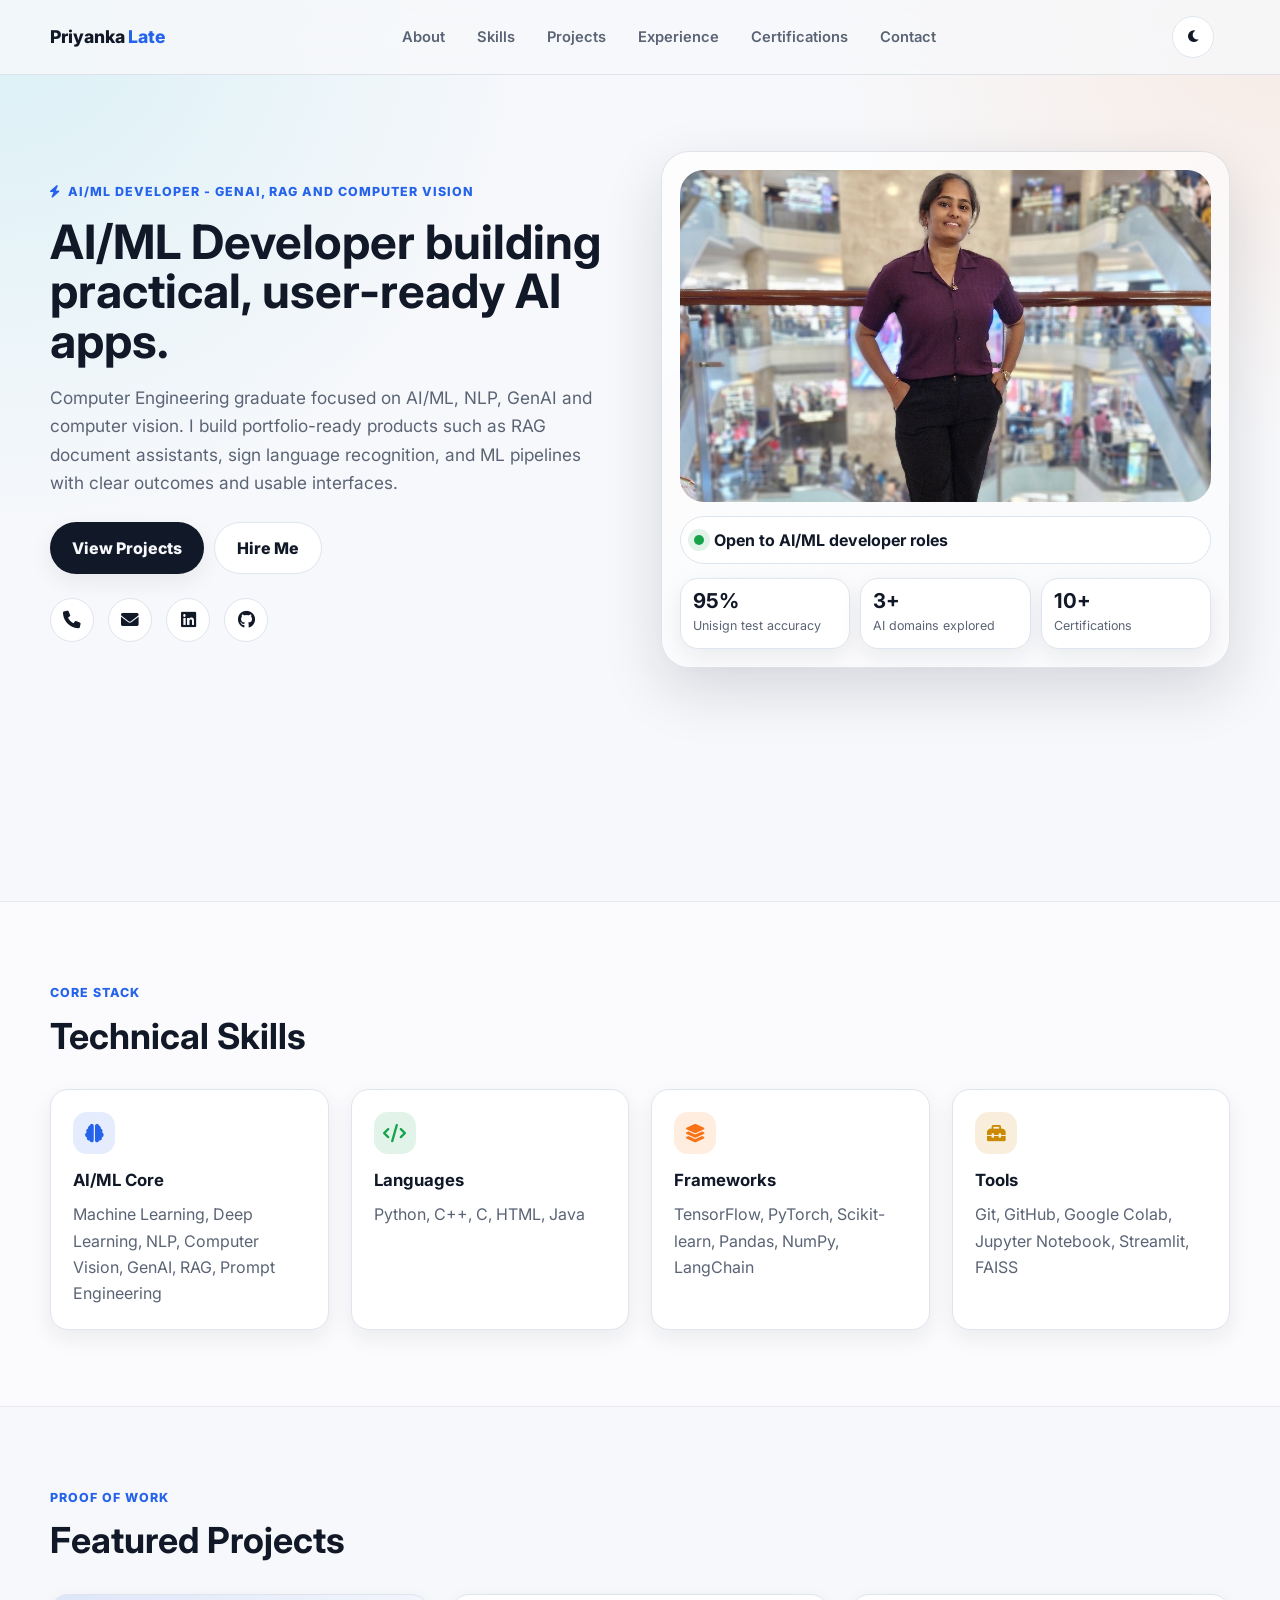
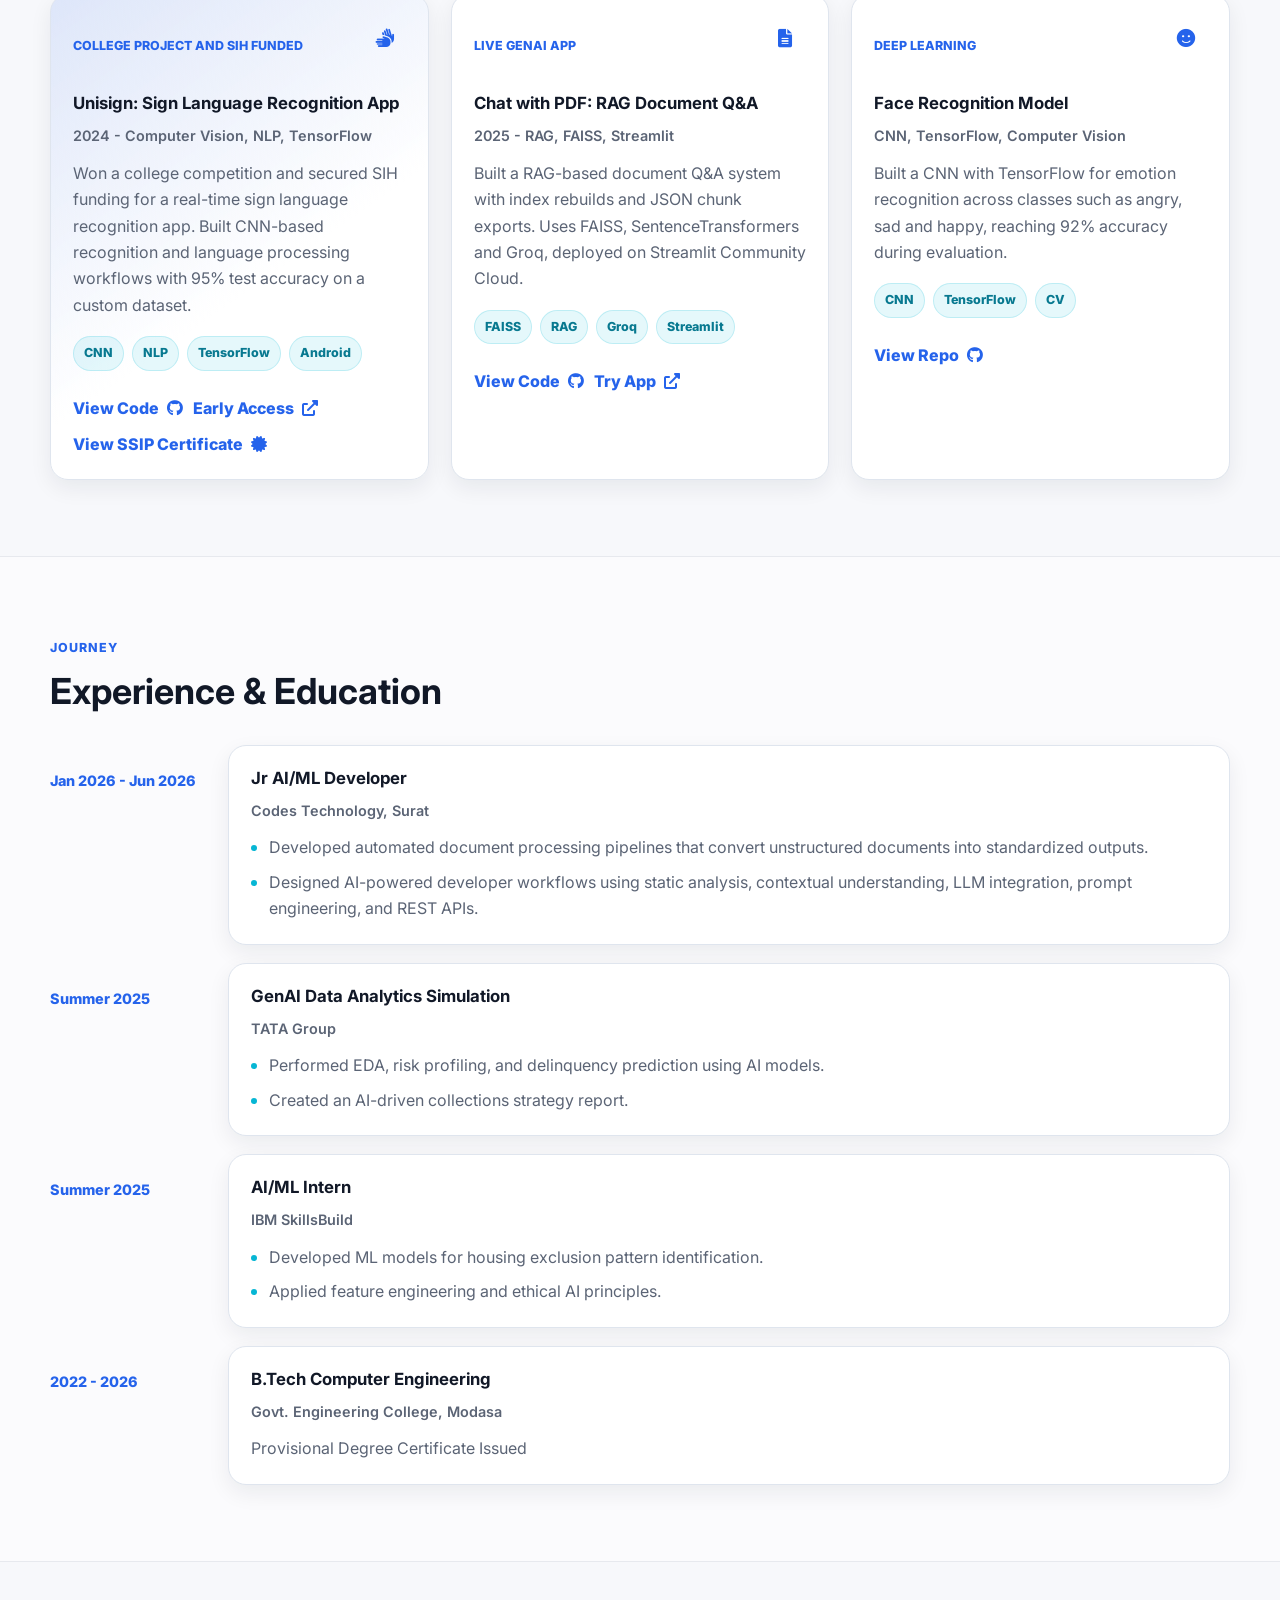
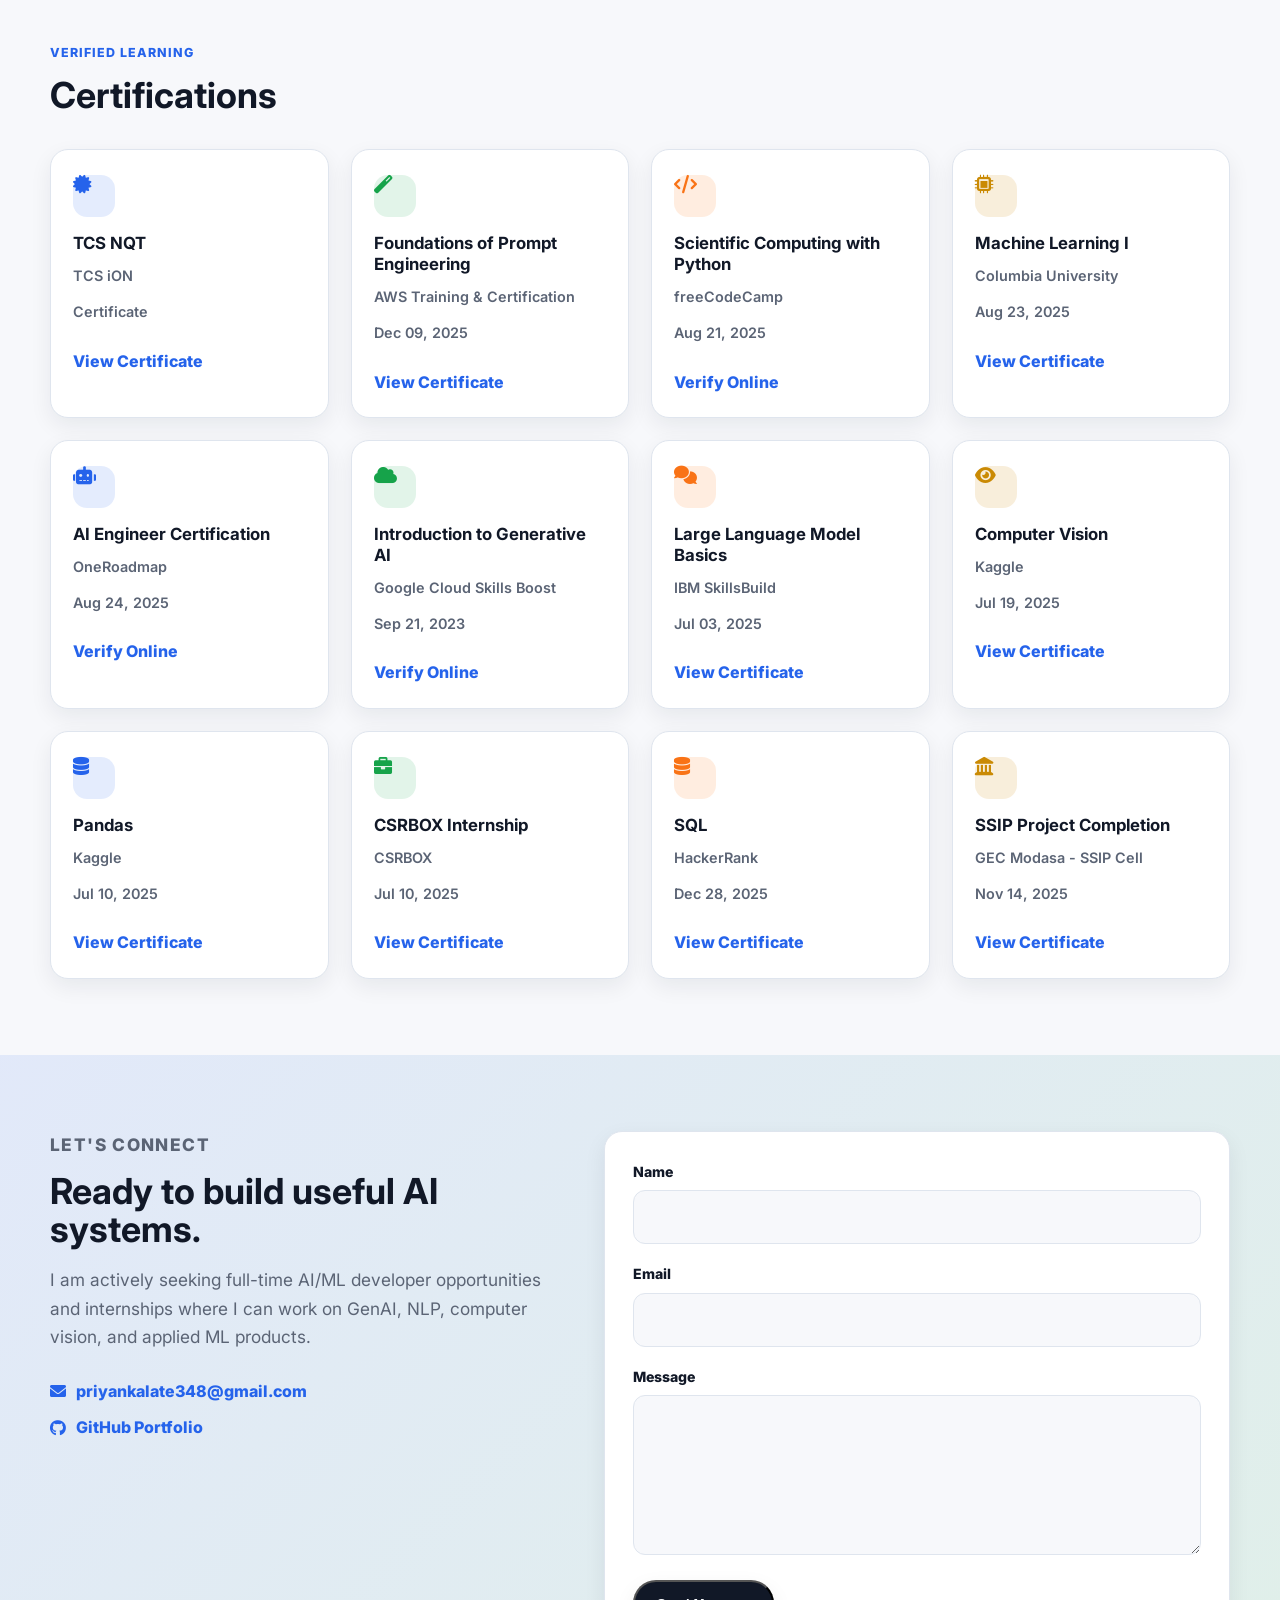
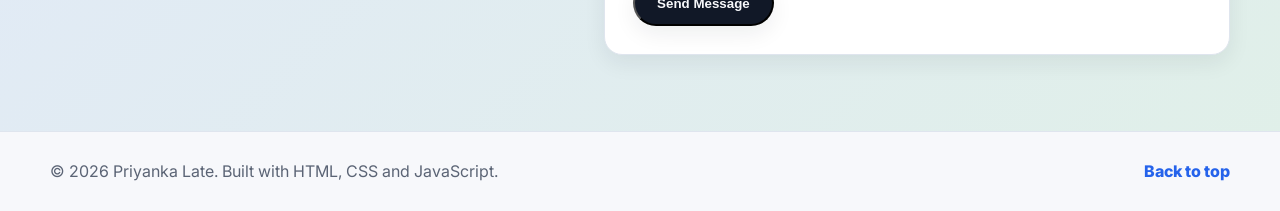
<file: index.html>
<!DOCTYPE html>
<html lang="en">
<head>
    <meta charset="UTF-8">
    <meta name="viewport" content="width=device-width, initial-scale=1.0">
    <title>Priyanka Late - AI/ML Developer Portfolio</title>
    <meta name="description" content="Portfolio of Priyanka Late, an AI/ML developer building GenAI, RAG, NLP, and computer vision projects.">
    <link rel="stylesheet" href="style.css">
    <link rel="preconnect" href="https://fonts.googleapis.com">
    <link rel="preconnect" href="https://fonts.gstatic.com" crossorigin>
    <link href="https://fonts.googleapis.com/css2?family=Inter:wght@400;500;600;700;800&display=swap" rel="stylesheet">
    <link rel="stylesheet" href="https://cdnjs.cloudflare.com/ajax/libs/font-awesome/6.0.0-beta3/css/all.min.css">
</head>
<body>
    <header>
        <div class="container nav-container">
            <a class="brand" href="#about" aria-label="Priyanka Late home">Priyanka<span>Late</span></a>
            <button class="menu-toggle" type="button" aria-label="Toggle navigation" aria-expanded="false">
                <i class="fas fa-bars"></i>
            </button>
            <nav id="site-nav">
                <a href="#about">About</a>
                <a href="#skills">Skills</a>
                <a href="#projects">Projects</a>
                <a href="#experience">Experience</a>
                <a href="#certifications">Certifications</a>
                <a href="#contact">Contact</a>
            </nav>
            <button id="dark-mode-toggle" class="toggle-btn" aria-label="Toggle dark mode">
                <i class="fas fa-moon"></i>
            </button>
        </div>
    </header>

    <main>
        <section id="about" class="hero section-padding">
            <div class="container hero-grid">
                <div class="hero-content">
                    <p class="eyebrow"><i class="fas fa-bolt"></i> AI/ML Developer - GenAI, RAG and Computer Vision</p>
                    <h1>AI/ML Developer building practical, user-ready AI apps.</h1>
                    <p class="summary">
                        Computer Engineering graduate focused on AI/ML, NLP, GenAI and computer vision. I build portfolio-ready products such as RAG document assistants, sign language recognition, and ML pipelines with clear outcomes and usable interfaces.
                    </p>
                    <div class="hero-actions">
                        <a href="#projects" class="btn-primary">View Projects</a>
                        <a href="#contact" class="btn-secondary">Hire Me</a>
                    </div>
                    <div class="contact-links" aria-label="Contact links">
                        <a href="tel:+916351478897" aria-label="Phone"><i class="fas fa-phone"></i></a>
                        <a href="mailto:priyankalate348@gmail.com" aria-label="Email"><i class="fas fa-envelope"></i></a>
                        <a href="https://www.linkedin.com/in/priyanka-late-1264a4316/" target="_blank" rel="noopener" aria-label="LinkedIn"><i class="fab fa-linkedin"></i></a>
                        <a href="https://github.com/Priyanka777444" target="_blank" rel="noopener" aria-label="GitHub"><i class="fab fa-github"></i></a>
                    </div>
                </div>

                <aside class="hero-panel" aria-label="Portfolio highlights">
                    <div class="hero-image">
                        <img src="Profile1.jpg" alt="Priyanka Late">
                    </div>
                    <div class="status-card">
                        <span class="status-dot"></span>
                        Open to AI/ML developer roles
                    </div>
                    <div class="metrics-grid">
                        <div>
                            <strong>95%</strong>
                            <span>Unisign test accuracy</span>
                        </div>
                        <div>
                            <strong>3+</strong>
                            <span>AI domains explored</span>
                        </div>
                        <div>
                            <strong>10+</strong>
                            <span>Certifications</span>
                        </div>
                    </div>
                </aside>
            </div>
        </section>

        <section id="skills" class="section-padding background-alt">
            <div class="container">
                <div class="section-heading">
                    <p class="eyebrow">Core Stack</p>
                    <h2>Technical Skills</h2>
                </div>
                <div class="skills-grid">
                    <div class="skill-category accent-blue">
                        <i class="fas fa-brain"></i>
                        <h3>AI/ML Core</h3>
                        <p>Machine Learning, Deep Learning, NLP, Computer Vision, GenAI, RAG, Prompt Engineering</p>
                    </div>
                    <div class="skill-category accent-green">
                        <i class="fas fa-code"></i>
                        <h3>Languages</h3>
                        <p>Python, C++, C, HTML, Java</p>
                    </div>
                    <div class="skill-category accent-coral">
                        <i class="fas fa-layer-group"></i>
                        <h3>Frameworks</h3>
                        <p>TensorFlow, PyTorch, Scikit-learn, Pandas, NumPy, LangChain</p>
                    </div>
                    <div class="skill-category accent-gold">
                        <i class="fas fa-toolbox"></i>
                        <h3>Tools</h3>
                        <p>Git, GitHub, Google Colab, Jupyter Notebook, Streamlit, FAISS</p>
                    </div>
                </div>
            </div>
        </section>

        <section id="projects" class="section-padding">
            <div class="container">
                <div class="section-heading">
                    <p class="eyebrow">Proof of Work</p>
                    <h2>Featured Projects</h2>
                </div>
                <div class="project-grid">
                    <article class="project-card featured-project">
                        <div class="project-topline">
                            <span>College Project and SIH funded</span>
                            <i class="fas fa-hands"></i>
                        </div>
                        <h3>Unisign: Sign Language Recognition App</h3>
                        <p class="project-meta">2024 - Computer Vision, NLP, TensorFlow</p>
                        <p>Won a college competition and secured SIH funding for a real-time sign language recognition app. Built CNN-based recognition and language processing workflows with 95% test accuracy on a custom dataset.</p>
                        <div class="project-tech">
                            <span>CNN</span><span>NLP</span><span>TensorFlow</span><span>Android</span>
</div>
                        <div class="project-actions">
                            <a href="https://github.com/Priyanka777444/unisign-sign-language-recognition" target="_blank" rel="noopener" class="project-link">View Code <i class="fab fa-github"></i></a>
                            <a href="https://play.google.com/store/apps/details?id=com.unisign.app" target="_blank" rel="noopener" class="project-link">Early Access <i class="fas fa-external-link-alt"></i></a>
                            <a href="ssip-certificate.html" class="project-link">View SSIP Certificate <i class="fas fa-certificate"></i></a>
                        </div>
                    </article>

                    <article class="project-card">
                        <div class="project-topline">
                            <span>Live GenAI app</span>
                            <i class="fas fa-file-alt"></i>
                        </div>
                        <h3>Chat with PDF: RAG Document Q&A</h3>
                        <p class="project-meta">2025 - RAG, FAISS, Streamlit</p>
                        <p>Built a RAG-based document Q&A system with index rebuilds and JSON chunk exports. Uses FAISS, SentenceTransformers and Groq, deployed on Streamlit Community Cloud.</p>
                        <div class="project-tech">
                            <span>FAISS</span><span>RAG</span><span>Groq</span><span>Streamlit</span>
                        </div>
                        <div class="project-actions">
                            <a href="https://github.com/Priyanka777444/chat-with-pdf" target="_blank" rel="noopener" class="project-link">View Code <i class="fab fa-github"></i></a>
                            <a href="https://chat-with-pdf-kgryg7fexdbj3dl7o7jgq4.streamlit.app/" target="_blank" rel="noopener" class="project-link">Try App <i class="fas fa-external-link-alt"></i></a>
                        </div>
                    </article>

                    <article class="project-card">
                        <div class="project-topline">
                            <span>Deep learning</span>
                            <i class="fas fa-smile"></i>
                        </div>
                        <h3>Face Recognition Model</h3>
                        <p class="project-meta">CNN, TensorFlow, Computer Vision</p>
                        <p>Built a CNN with TensorFlow for emotion recognition across classes such as angry, sad and happy, reaching 92% accuracy during evaluation.</p>
                        <div class="project-tech">
                            <span>CNN</span><span>TensorFlow</span><span>CV</span>
                        </div>
                        <div class="project-actions">
                            <a href="https://github.com/Priyanka777444/Face-recognition" target="_blank" rel="noopener" class="project-link">View Repo <i class="fab fa-github"></i></a>
                        </div>
                    </article>
                </div>
            </div>
        </section>

        <section id="experience" class="section-padding background-alt">
            <div class="container">
                <div class="section-heading">
                    <p class="eyebrow">Journey</p>
                    <h2>Experience & Education</h2>
                </div>
                <div class="timeline">
                    <article class="timeline-item">
                        <div class="timeline-date">Jan 2026 - Jun 2026</div>
                        <div class="timeline-content">
                            <h3>Jr AI/ML Developer</h3>
                            <p class="company">Codes Technology, Surat</p>
                            <ul>
                                <li>Developed automated document processing pipelines that convert unstructured documents into standardized outputs.</li>
                                <li>Designed AI-powered developer workflows using static analysis, contextual understanding, LLM integration, prompt engineering, and REST APIs.</li>
                            </ul>
                        </div>
                    </article>

                    <article class="timeline-item">
                        <div class="timeline-date">Summer 2025</div>
                        <div class="timeline-content">
                            <h3>GenAI Data Analytics Simulation</h3>
                            <p class="company">TATA Group</p>
                            <ul>
                                <li>Performed EDA, risk profiling, and delinquency prediction using AI models.</li>
                                <li>Created an AI-driven collections strategy report.</li>
                            </ul>
                        </div>
                    </article>

                    <article class="timeline-item">
                        <div class="timeline-date">Summer 2025</div>
                        <div class="timeline-content">
                            <h3>AI/ML Intern</h3>
                            <p class="company">IBM SkillsBuild</p>
                            <ul>
                                <li>Developed ML models for housing exclusion pattern identification.</li>
                                <li>Applied feature engineering and ethical AI principles.</li>
                            </ul>
                        </div>
                    </article>

                    <article class="timeline-item">
                        <div class="timeline-date">2022 - 2026</div>
                        <div class="timeline-content">
                            <h3>B.Tech Computer Engineering</h3>
                            <p class="company">Govt. Engineering College, Modasa</p>
                            <p class="note">Provisional Degree Certificate Issued</p>
                        </div>
                    </article>
                </div>
            </div>
        </section>

        <section id="certifications" class="section-padding">
            <div class="container">
                <div class="section-heading">
                    <p class="eyebrow">Verified Learning</p>
                    <h2>Certifications</h2>
                </div>
                <div class="cert-grid">
                    <article class="cert-card">
                        <i class="fas fa-certificate cert-icon"></i>
                        <h3>TCS NQT</h3>
                        <p class="issuer">TCS iON</p>
                        <p class="date">Certificate</p>
                        <a href="certificates/TCS-NQT.pdf" target="_blank" class="project-link">View Certificate</a>
                    </article>

                    <article class="cert-card">
                        <i class="fas fa-magic cert-icon"></i>
                        <h3>Foundations of Prompt Engineering</h3>
                        <p class="issuer">AWS Training & Certification</p>
                        <p class="date">Dec 09, 2025</p>
                        <a href="certificates/AWSPrompt.pdf" target="_blank" class="project-link">View Certificate</a>
                    </article>

                    <article class="cert-card">
                        <i class="fas fa-code cert-icon"></i>
                        <h3>Scientific Computing with Python</h3>
                        <p class="issuer">freeCodeCamp</p>
                        <p class="date">Aug 21, 2025</p>
                        <a href="https://freecodecamp.org/certification/priyankasl/scientific-computing-with-python-v7" target="_blank" rel="noopener" class="project-link">Verify Online</a>
                    </article>

                    <article class="cert-card">
                        <i class="fas fa-microchip cert-icon"></i>
                        <h3>Machine Learning I</h3>
                        <p class="issuer">Columbia University</p>
                        <p class="date">Aug 23, 2025</p>
                        <a href="certificates/C_ML-1.pdf" target="_blank" class="project-link">View Certificate</a>
                    </article>

                    <article class="cert-card">
                        <i class="fas fa-robot cert-icon"></i>
                        <h3>AI Engineer Certification</h3>
                        <p class="issuer">OneRoadmap</p>
                        <p class="date">Aug 24, 2025</p>
                        <a href="https://oneroadmap.io/skills/ai/certificate/CERT-CE7ABFFA" target="_blank" rel="noopener" class="project-link">Verify Online</a>
                    </article>

                    <article class="cert-card">
                        <i class="fas fa-cloud cert-icon"></i>
                        <h3>Introduction to Generative AI</h3>
                        <p class="issuer">Google Cloud Skills Boost</p>
                        <p class="date">Sep 21, 2023</p>
                        <a href="https://www.cloudskillsboost.google/public_profiles/ef59e664-f978-4bc6-b9cb-c8c8e4df4a3b" target="_blank" rel="noopener" class="project-link">Verify Online</a>
                    </article>

                    <article class="cert-card">
                        <i class="fas fa-comments cert-icon"></i>
                        <h3>Large Language Model Basics</h3>
                        <p class="issuer">IBM SkillsBuild</p>
                        <p class="date">Jul 03, 2025</p>
                        <a href="certificates/LLM.certy.pdf" target="_blank" class="project-link">View Certificate</a>
                    </article>

                    <article class="cert-card">
                        <i class="fas fa-eye cert-icon"></i>
                        <h3>Computer Vision</h3>
                        <p class="issuer">Kaggle</p>
                        <p class="date">Jul 19, 2025</p>
                        <a href="certificates/PRIYANKA LATE - Computer Vision.png" target="_blank" class="project-link">View Certificate</a>
                    </article>

                    <article class="cert-card">
                        <i class="fas fa-database cert-icon"></i>
                        <h3>Pandas</h3>
                        <p class="issuer">Kaggle</p>
                        <p class="date">Jul 10, 2025</p>
                        <a href="certificates/Pandas.pdf" target="_blank" class="project-link">View Certificate</a>
                    </article>

                    <article class="cert-card">
                        <i class="fas fa-briefcase cert-icon"></i>
                        <h3>CSRBOX Internship</h3>
                        <p class="issuer">CSRBOX</p>
                        <p class="date">Jul 10, 2025</p>
                        <a href="certificates/Priya Santosh Late.pdf" target="_blank" class="project-link">View Certificate</a>
                    </article>

                    <article class="cert-card">
                        <i class="fas fa-database cert-icon"></i>
                        <h3>SQL</h3>
                        <p class="issuer">HackerRank</p>
<p class="date">Dec 28, 2025</p>
                        <a href="certificates/sql_basic certificate.pdf" target="_blank" class="project-link">View Certificate</a>
                    </article>

                    <article class="cert-card">
                        <i class="fas fa-landmark cert-icon"></i>
                        <h3>SSIP Project Completion</h3>
                        <p class="issuer">GEC Modasa - SSIP Cell</p>
                        <p class="date">Nov 14, 2025</p>
                        <a href="ssip-certificate.html" class="project-link">View Certificate</a>
                    </article>
                </div>
            </div>
        </section>

        <section id="contact" class="section-padding contact-section">
            <div class="container contact-grid">
                <div>
                    <p class="eyebrow">Let's Connect</p>
                    <h2>Ready to build useful AI systems.</h2>
                    <p>I am actively seeking full-time AI/ML developer opportunities and internships where I can work on GenAI, NLP, computer vision, and applied ML products.</p>
                    <div class="contact-mini-links">
                        <a href="mailto:priyankalate348@gmail.com"><i class="fas fa-envelope"></i> priyankalate348@gmail.com</a>
                        <a href="https://github.com/Priyanka777444" target="_blank" rel="noopener"><i class="fab fa-github"></i> GitHub Portfolio</a>
                    </div>
                </div>

                <form action="https://formspree.io/f/xnneonzw" method="POST" class="contact-form">
                    <div class="form-group">
                        <label for="name">Name</label>
                        <input type="text" id="name" name="name" required>
                    </div>
                    <div class="form-group">
                        <label for="email">Email</label>
                        <input type="email" id="email" name="email" required>
                    </div>
                    <div class="form-group">
                        <label for="message">Message</label>
                        <textarea id="message" name="message" rows="5" required></textarea>
                    </div>
                    <button type="submit" class="btn-primary">Send Message</button>
                </form>
            </div>
        </section>
    </main>

    <footer>
        <div class="container footer-content">
            <p>&copy; 2026 Priyanka Late. Built with HTML, CSS and JavaScript.</p>
            <a href="#about">Back to top</a>
        </div>
    </footer>

    <script src="script.js"></script>
</body>
</html>
</file>
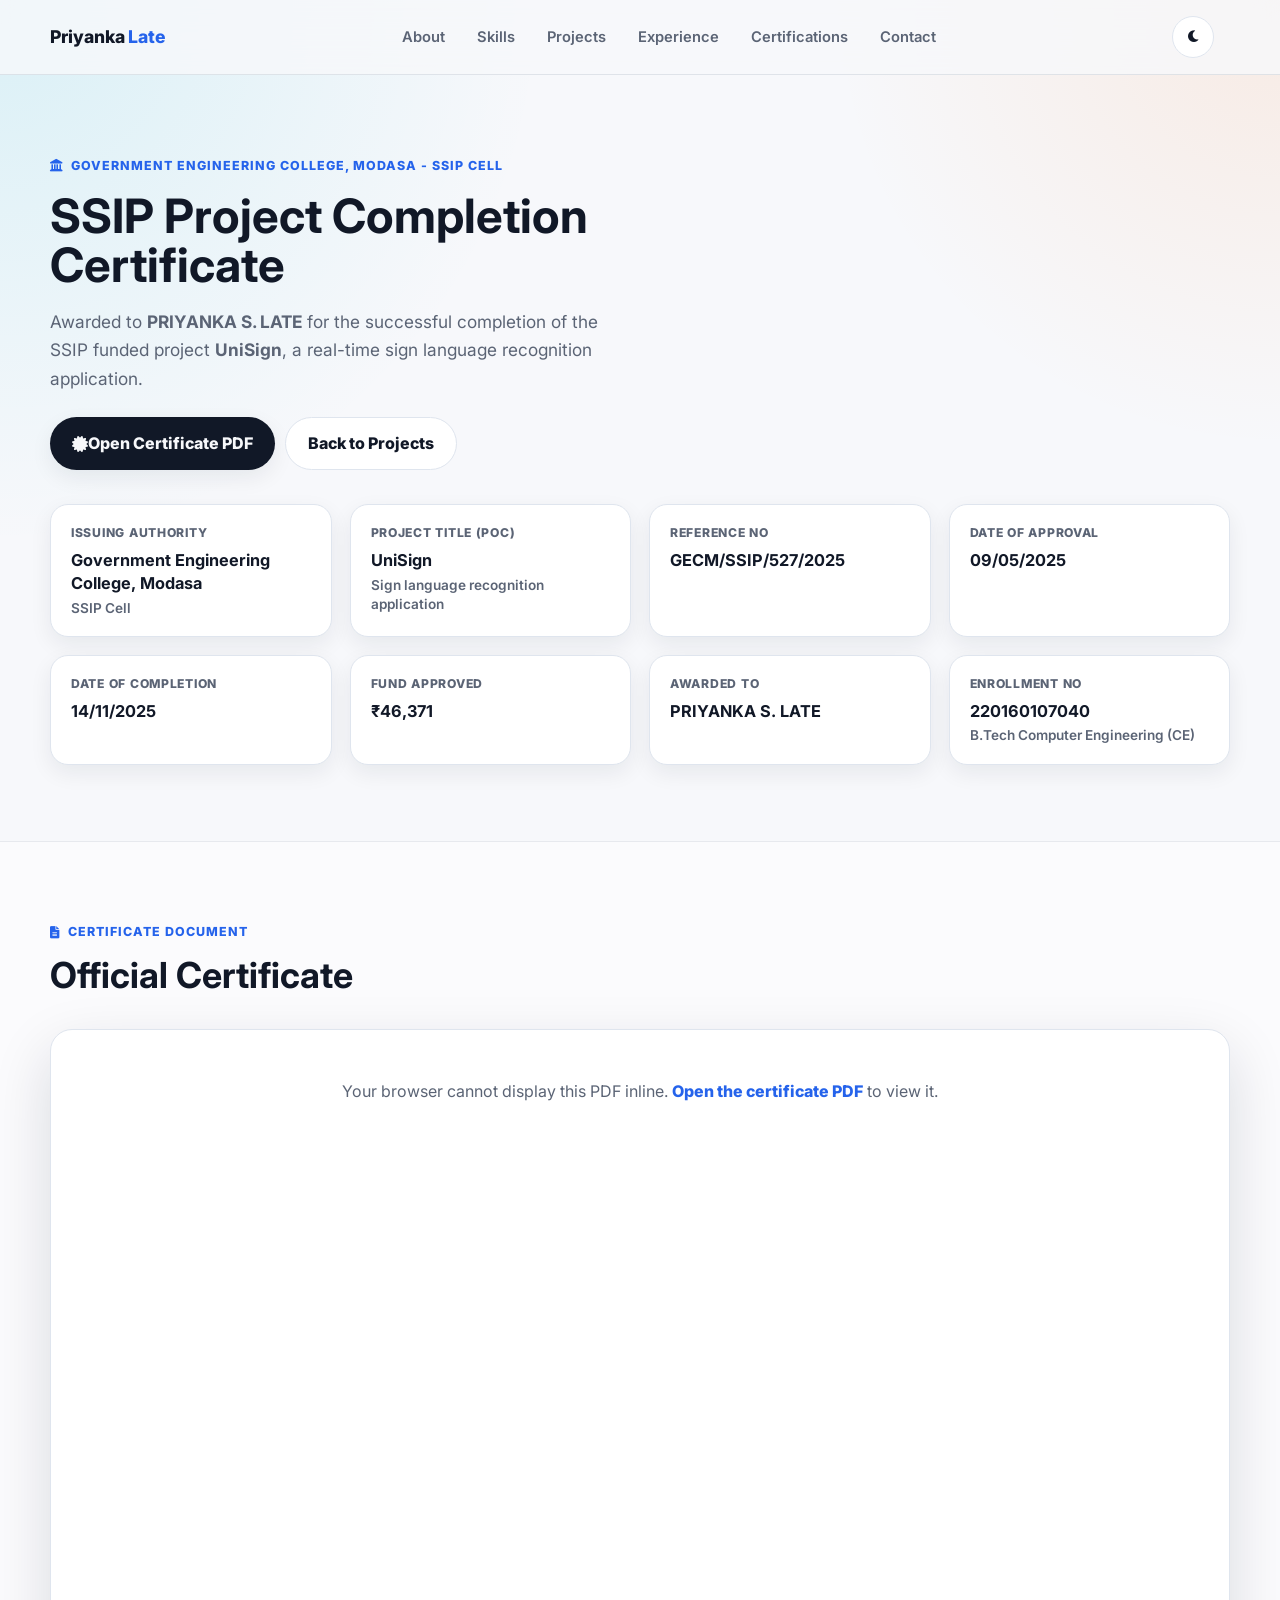
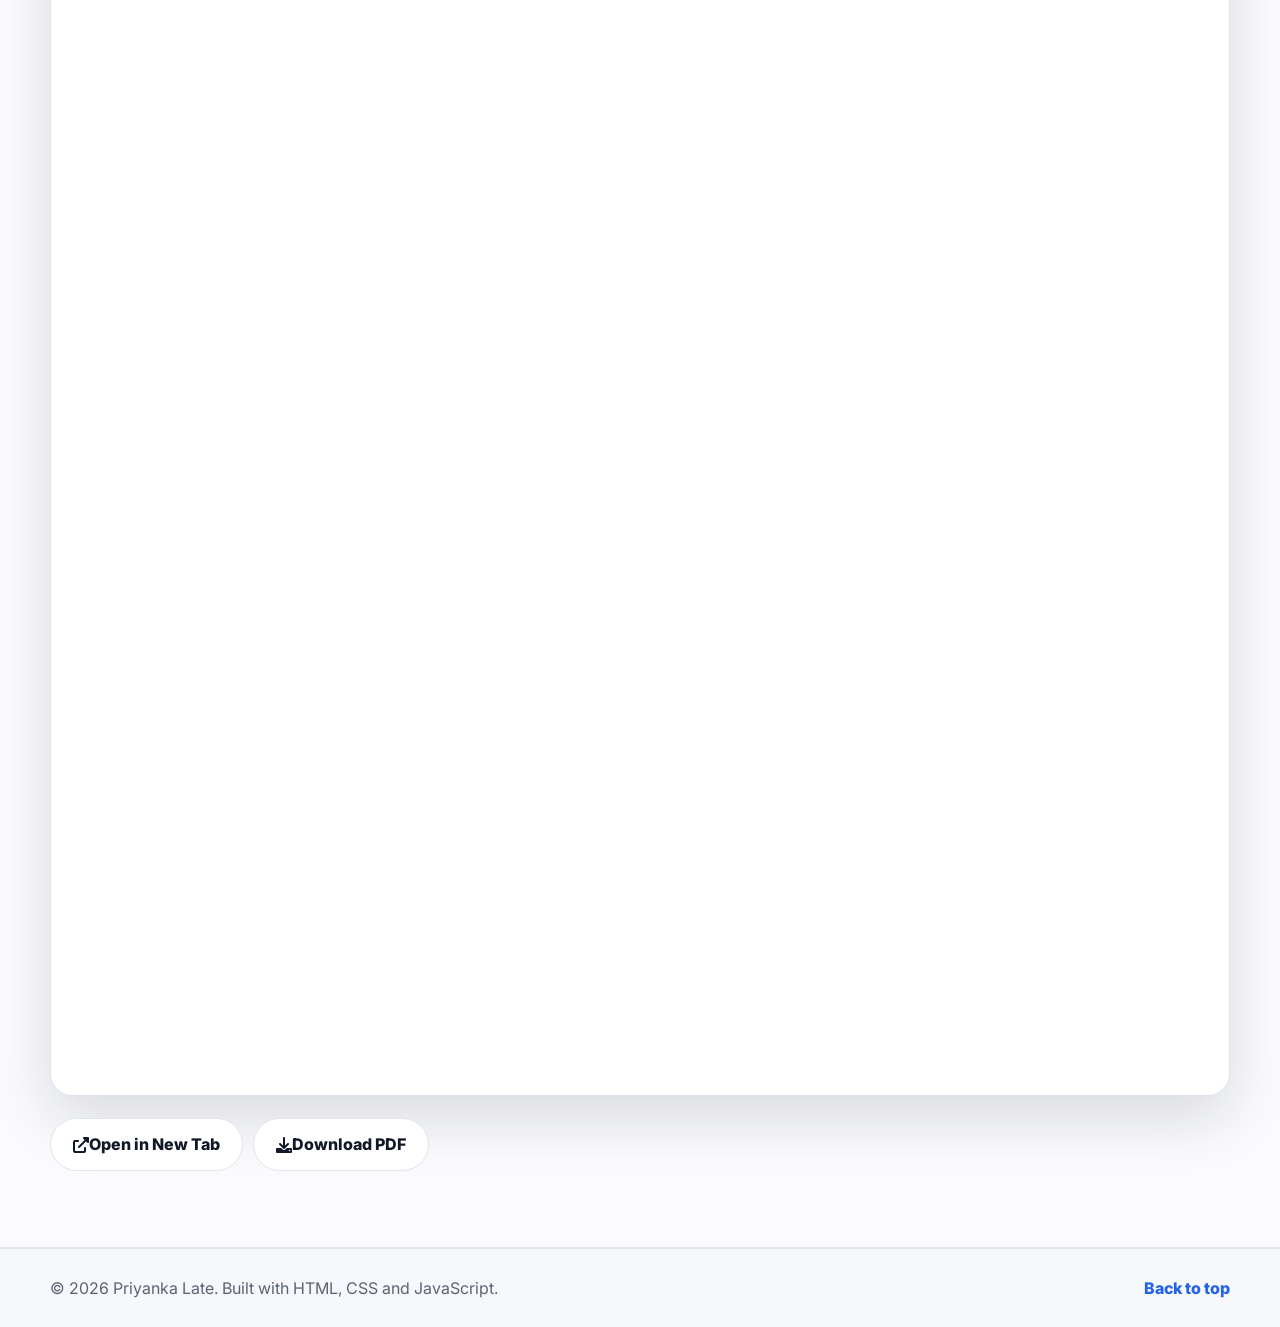
<file: ssip-certificate.html>
<!DOCTYPE html>
<html lang="en">
<head>
    <meta charset="UTF-8">
    <meta name="viewport" content="width=device-width, initial-scale=1.0">
    <title>SSIP Project Completion Certificate - Priyanka Late</title>
    <meta name="description" content="SSIP Project Completion Certificate for UniSign, awarded by the SSIP Cell at Government Engineering College, Modasa. Reference GECM/SSIP/527/2025.">
    <link rel="stylesheet" href="style.css">
    <link rel="preconnect" href="https://fonts.googleapis.com">
    <link rel="preconnect" href="https://fonts.gstatic.com" crossorigin>
    <link href="https://fonts.googleapis.com/css2?family=Inter:wght@400;500;600;700;800&display=swap" rel="stylesheet">
    <link rel="stylesheet" href="https://cdnjs.cloudflare.com/ajax/libs/font-awesome/6.0.0-beta3/css/all.min.css">
</head>
<body id="top">
    <header>
        <div class="container nav-container">
            <a class="brand" href="index.html#about" aria-label="Priyanka Late home">Priyanka<span>Late</span></a>
            <button class="menu-toggle" type="button" aria-label="Toggle navigation" aria-expanded="false">
                <i class="fas fa-bars"></i>
            </button>
            <nav id="site-nav">
                <a href="index.html#about">About</a>
                <a href="index.html#skills">Skills</a>
                <a href="index.html#projects">Projects</a>
                <a href="index.html#experience">Experience</a>
                <a href="index.html#certifications">Certifications</a>
                <a href="index.html#contact">Contact</a>
            </nav>
            <button id="dark-mode-toggle" class="toggle-btn" aria-label="Toggle dark mode">
                <i class="fas fa-moon"></i>
            </button>
        </div>
    </header>

    <main>
        <section class="section-padding">
            <div class="container">
                <div class="section-heading">
                    <p class="eyebrow"><i class="fas fa-landmark"></i> Government Engineering College, Modasa - SSIP Cell</p>
                    <h1>SSIP Project Completion Certificate</h1>
                    <p class="summary">
                        Awarded to <strong>PRIYANKA S. LATE</strong> for the successful completion of the SSIP funded
                        project <strong>UniSign</strong>, a real-time sign language recognition application.
                    </p>
                    <div class="hero-actions">
                        <a href="certificates/SSIP-PROJECT-COMPLETION-2025.pdf" target="_blank" rel="noopener" class="btn-primary">
                            <i class="fas fa-certificate"></i> Open Certificate PDF
                        </a>
                        <a href="index.html#projects" class="btn-secondary">Back to Projects</a>
                    </div>
                </div>

                <dl class="detail-grid">
                    <div class="detail-item">
                        <dt>Issuing Authority</dt>
                        <dd>Government Engineering College, Modasa<small>SSIP Cell</small></dd>
                    </div>
                    <div class="detail-item">
                        <dt>Project Title (POC)</dt>
                        <dd>UniSign<small>Sign language recognition application</small></dd>
                    </div>
                    <div class="detail-item">
                        <dt>Reference No</dt>
                        <dd>GECM/SSIP/527/2025</dd>
                    </div>
                    <div class="detail-item">
                        <dt>Date of Approval</dt>
                        <dd>09/05/2025</dd>
                    </div>
                    <div class="detail-item">
                        <dt>Date of Completion</dt>
                        <dd>14/11/2025</dd>
                    </div>
                    <div class="detail-item">
                        <dt>Fund Approved</dt>
                        <dd>&#8377;46,371</dd>
                    </div>
                    <div class="detail-item">
                        <dt>Awarded To</dt>
                        <dd>PRIYANKA S. LATE</dd>
                    </div>
                    <div class="detail-item">
                        <dt>Enrollment No</dt>
                        <dd>220160107040<small>B.Tech Computer Engineering (CE)</small></dd>
                    </div>
                </dl>
            </div>
        </section>

        <section class="section-padding background-alt">
            <div class="container cert-shell" id="cert-shell">
                <div class="section-heading">
                    <p class="eyebrow"><i class="fas fa-file-alt"></i> Certificate Document</p>
                    <h2>Official Certificate</h2>
                </div>

                <div class="pdf-frame">
                    <object data="certificates/SSIP-PROJECT-COMPLETION-2025.pdf" type="application/pdf" aria-label="SSIP Project Completion Certificate for UniSign">
                        <p class="pdf-inline-note">
                            Your browser cannot display this PDF inline.
                            <a href="certificates/SSIP-PROJECT-COMPLETION-2025.pdf" target="_blank" rel="noopener">Open the certificate PDF</a>
                            to view it.
                        </p>
                    </object>

                    <div class="pdf-fallback">
                        <i class="fas fa-file-pdf"></i>
                        <h3>Open the certificate to view it</h3>
                        <p>
                            Inline PDF preview is not available in this browser. Use the button below to open the
                            official SSIP Project Completion Certificate for UniSign.
                        </p>
                        <div class="pdf-actions">
                            <a href="certificates/SSIP-PROJECT-COMPLETION-2025.pdf" target="_blank" rel="noopener" class="btn-primary">
                                <i class="fas fa-external-link-alt"></i> Open PDF
                            </a>
                            <a href="certificates/SSIP-PROJECT-COMPLETION-2025.pdf" download class="btn-secondary">
                                <i class="fas fa-download"></i> Download
                            </a>
                        </div>
                    </div>
                </div>

                <div class="pdf-actions">
                    <a href="certificates/SSIP-PROJECT-COMPLETION-2025.pdf" target="_blank" rel="noopener" class="btn-secondary">
                        <i class="fas fa-external-link-alt"></i> Open in New Tab
                    </a>
                    <a href="certificates/SSIP-PROJECT-COMPLETION-2025.pdf" download class="btn-secondary">
                        <i class="fas fa-download"></i> Download PDF
                    </a>
                </div>
            </div>
        </section>
    </main>

    <footer>
        <div class="container footer-content">
            <p>&copy; 2026 Priyanka Late. Built with HTML, CSS and JavaScript.</p>
            <a href="#top">Back to top</a>
        </div>
    </footer>

    <script src="script.js"></script>
    <script>
        (function () {
            const shell = document.getElementById('cert-shell');
            if (!shell) return;

            const ua = navigator.userAgent;
            const blocksInlinePdf = /iPhone|iPad|iPod|Android/i.test(ua);

            if (blocksInlinePdf) {
                shell.classList.add('no-inline');
            }
        })();
    </script>
</body>
</html>
</file>
<file: style.css>
:root {
    --ink: #111827;
    --muted: #5b6475;
    --bg: #f7f8fb;
    --surface: #ffffff;
    --surface-soft: #eef7f4;
    --border: #dfe5ee;
    --primary: #2563eb;
    --cyan: #06b6d4;
    --green: #16a34a;
    --coral: #f97316;
    --gold: #ca8a04;
    --shadow-sm: 0 8px 22px rgba(17, 24, 39, 0.07);
    --shadow-lg: 0 22px 60px rgba(17, 24, 39, 0.14);
    --font: 'Inter', Arial, sans-serif;
}

.dark-mode {
    --ink: #eef2ff;
    --muted: #b7c0cf;
    --bg: #0c111d;
    --surface: #141b2a;
    --surface-soft: #111f2a;
    --border: #263349;
    --shadow-sm: 0 8px 22px rgba(0, 0, 0, 0.26);
    --shadow-lg: 0 26px 70px rgba(0, 0, 0, 0.38);
}

* {
    box-sizing: border-box;
    margin: 0;
    padding: 0;
}

html {
    scroll-behavior: smooth;
    scroll-padding-top: 88px;
}

body {
    background:
        radial-gradient(circle at top left, rgba(6, 182, 212, 0.12), transparent 34rem),
        radial-gradient(circle at top right, rgba(249, 115, 22, 0.10), transparent 28rem),
        var(--bg);
    color: var(--ink);
    font-family: var(--font);
    line-height: 1.65;
    overflow-x: hidden;
    transition: background-color 0.25s ease, color 0.25s ease;
}

img {
    display: block;
    max-width: 100%;
}

a {
    color: inherit;
    text-decoration: none;
}

ul {
    list-style: none;
}

.container {
    width: min(1180px, calc(100% - 40px));
    margin: 0 auto;
}

.section-padding {
    padding: 76px 0;
}

.background-alt {
    background: rgba(255, 255, 255, 0.42);
    border-block: 1px solid rgba(125, 139, 161, 0.16);
}

.dark-mode .background-alt {
    background: rgba(255, 255, 255, 0.025);
}

header {
    position: sticky;
    top: 0;
    z-index: 20;
    background: rgba(247, 248, 251, 0.82);
    border-bottom: 1px solid rgba(125, 139, 161, 0.2);
    backdrop-filter: blur(18px);
}

.dark-mode header {
    background: rgba(12, 17, 29, 0.82);
}

.nav-container {
    align-items: center;
    display: grid;
    gap: 16px;
    grid-template-columns: auto 1fr auto auto;
    min-height: 74px;
}

.brand {
    font-size: 1.1rem;
    font-weight: 800;
    letter-spacing: 0;
}

.brand span {
    color: var(--primary);
    margin-left: 3px;
}

nav {
    align-items: center;
    display: flex;
    gap: 8px;
    justify-content: center;
}

nav a {
    border-radius: 999px;
    color: var(--muted);
    font-size: 0.92rem;
    font-weight: 600;
    padding: 9px 12px;
}

nav a:hover,
nav a:focus-visible {
    background: rgba(37, 99, 235, 0.09);
    color: var(--primary);
}

.menu-toggle,
.toggle-btn {
    align-items: center;
    background: var(--surface);
    border: 1px solid var(--border);
    border-radius: 999px;
    color: var(--ink);
    cursor: pointer;
    display: inline-flex;
    height: 42px;
    justify-content: center;
    transition: transform 0.2s ease, border-color 0.2s ease;
    width: 42px;
}

.menu-toggle {
    display: none;
}

.menu-toggle:hover,
.toggle-btn:hover {
    border-color: var(--primary);
    transform: translateY(-2px);
}

.hero {
    min-height: calc(100vh - 74px);
    position: relative;
}

.hero-grid {
    align-items: center;
    display: grid;
    gap: 42px;
    grid-template-columns: repeat(2, minmax(0, 1fr));
}

.eyebrow {
    align-items: center;
    color: var(--primary);
    display: inline-flex;
    font-size: 0.78rem;
    font-weight: 800;
    gap: 8px;
    letter-spacing: 0.08em;
    margin-bottom: 14px;
    text-transform: uppercase;
}

.hero h1,
.section-heading h1,
.section-heading h2,
.contact-grid h2 {
    font-size: clamp(2.15rem, 3.7vw, 3.05rem);
    letter-spacing: 0;
    line-height: 1.05;
    margin-bottom: 18px;
}

.section-heading h2,
.contact-grid h2 {
    font-size: clamp(1.7rem, 2.8vw, 2.35rem);
}

.summary,
.contact-grid p {
    color: var(--muted);
    font-size: clamp(0.98rem, 1.35vw, 1.08rem);
    max-width: 590px;
}

.hero-actions,
.project-actions {
    display: flex;
    flex-wrap: wrap;
    gap: 10px;
    margin-top: 24px;
}

.btn-primary,
.btn-secondary {
    align-items: center;
    border-radius: 999px;
    display: inline-flex;
    font-weight: 800;
    justify-content: center;
    min-height: 46px;
    padding: 12px 22px;
}

.btn-primary {
    background: var(--ink);
    color: var(--bg);
    box-shadow: var(--shadow-sm);
}

.btn-secondary {
    background: var(--surface);
    border: 1px solid var(--border);
    color: var(--ink);
}

.btn-primary:hover,
.btn-secondary:hover,
.project-link:hover {
    transform: translateY(-2px);
}

.contact-links {
    display: flex;
    gap: 14px;
    margin-top: 24px;
}

.contact-links a {
    align-items: center;
    background: var(--surface);
    border: 1px solid var(--border);
    border-radius: 999px;
    color: var(--ink);
    display: inline-flex;
    font-size: 1.1rem;
    height: 44px;
    justify-content: center;
    width: 44px;
}

.contact-links a:hover {
    border-color: var(--cyan);
    color: var(--primary);
    transform: translateY(-3px);
}

.hero-panel {
    background: linear-gradient(145deg, rgba(255,255,255,0.72), rgba(255,255,255,0.34));
    border: 1px solid rgba(125, 139, 161, 0.22);
    border-radius: 28px;
    box-shadow: var(--shadow-lg);
    justify-self: stretch;
    max-width: 620px;
    padding: 18px;
}

.dark-mode .hero-panel {
    background: linear-gradient(145deg, rgba(20,27,42,0.78), rgba(20,27,42,0.42));
}

.hero-image {
    aspect-ratio: 16 / 10;
    border-radius: 24px;
    max-height: 390px;
    overflow: hidden;
}

.hero-image img {
    height: 100%;
    object-fit: cover;
    object-position: center 34%;
    width: 100%;
}

.status-card {
    align-items: center;
    background: var(--surface);
    border: 1px solid var(--border);
    border-radius: 999px;
    display: flex;
    font-weight: 700;
    gap: 10px;
    margin: 14px 0;
    padding: 10px 13px;
}

.status-dot {
    background: var(--green);
    border-radius: 999px;
    box-shadow: 0 0 0 6px rgba(22, 163, 74, 0.12);
    height: 10px;
    width: 10px;
}

.metrics-grid {
    display: grid;
    gap: 10px;
    grid-template-columns: repeat(3, 1fr);
}

.metrics-grid div,
.project-card,
.cert-card,
.skill-category,
.timeline-content,
.contact-form {
    background: var(--surface);
    border: 1px solid var(--border);
    border-radius: 18px;
    box-shadow: var(--shadow-sm);
}

.metrics-grid div {
    padding: 12px;
}

.metrics-grid strong {
    display: block;
    font-size: 1.28rem;
    line-height: 1;
}

.metrics-grid span {
    color: var(--muted);
    display: block;
    font-size: 0.78rem;
    margin-top: 4px;
}

.section-heading {
    margin-bottom: 34px;
    max-width: 760px;
}

.skills-grid,
.project-grid,
.cert-grid {
    display: grid;
    gap: 22px;
}

.skills-grid {
    grid-template-columns: repeat(4, minmax(0, 1fr));
}

.project-grid {
    grid-template-columns: repeat(3, minmax(0, 1fr));
}

.cert-grid {
    grid-template-columns: repeat(auto-fit, minmax(230px, 1fr));
}

.skill-category,
.project-card,
.cert-card,
.timeline-content {
    padding: 22px;
    transition: border-color 0.2s ease, box-shadow 0.2s ease, transform 0.2s ease;
}

.skill-category:hover,
.project-card:hover,
.cert-card:hover,
.timeline-content:hover {
    border-color: rgba(37, 99, 235, 0.42);
    box-shadow: var(--shadow-lg);
    transform: translateY(-5px);
}

.skill-category i,
.cert-icon,
.project-topline i {
    align-items: center;
    border-radius: 14px;
    display: inline-flex;
    font-size: 1.15rem;
    height: 42px;
    justify-content: center;
    margin-bottom: 16px;
    width: 42px;
}

.accent-blue i,
.cert-card:nth-child(4n + 1) .cert-icon {
    background: rgba(37, 99, 235, 0.12);
    color: var(--primary);
}

.accent-green i,
.cert-card:nth-child(4n + 2) .cert-icon {
    background: rgba(22, 163, 74, 0.12);
    color: var(--green);
}

.accent-coral i,
.cert-card:nth-child(4n + 3) .cert-icon {
    background: rgba(249, 115, 22, 0.13);
    color: var(--coral);
}

.accent-gold i,
.cert-card:nth-child(4n + 4) .cert-icon {
    background: rgba(202, 138, 4, 0.14);
    color: var(--gold);
}

.skill-category h3,
.project-card h3,
.cert-card h3,
.timeline-content h3 {
    font-size: 1.05rem;
    line-height: 1.25;
    margin-bottom: 10px;
}

.skill-category p,
.project-card p,
.cert-card p,
.timeline-content li,
.note {
    color: var(--muted);
}

.featured-project {
    background: linear-gradient(145deg, rgba(37, 99, 235, 0.12), var(--surface) 58%);
}

.project-topline {
    align-items: center;
    color: var(--primary);
    display: flex;
    font-size: 0.78rem;
    font-weight: 800;
    justify-content: space-between;
    margin-bottom: 18px;
    text-transform: uppercase;
}

.project-meta,
.issuer,
.date,
.company {
    color: var(--muted);
    font-size: 0.9rem;
    font-weight: 600;
    margin-bottom: 12px;
}

.project-tech {
    display: flex;
    flex-wrap: wrap;
    gap: 8px;
    margin-top: 18px;
}

.project-tech span {
    background: rgba(6, 182, 212, 0.1);
    border: 1px solid rgba(6, 182, 212, 0.18);
    border-radius: 999px;
    color: #087990;
    font-size: 0.78rem;
    font-weight: 800;
    padding: 6px 10px;
}

.dark-mode .project-tech span {
    color: #67e8f9;
}

.project-link {
    align-items: center;
    color: var(--primary);
    display: inline-flex;
    font-weight: 800;
    gap: 8px;
    transition: transform 0.2s ease;
}

.timeline {
    display: grid;
    gap: 18px;
    margin-top: 12px;
    position: relative;
}

.timeline-item {
    display: grid;
    gap: 18px;
    grid-template-columns: 160px minmax(0, 1fr);
}

.timeline-date {
    color: var(--primary);
    font-size: 0.9rem;
    font-weight: 800;
    padding-top: 24px;
}

.timeline-content ul {
    display: grid;
    gap: 8px;
}

.timeline-content li {
    padding-left: 18px;
    position: relative;
}

.timeline-content li::before {
    background: var(--cyan);
    border-radius: 999px;
    content: '';
    height: 6px;
    left: 0;
    position: absolute;
    top: 11px;
    width: 6px;
}

.cert-card {
    min-height: 205px;
}

.cert-card .project-link {
    margin-top: 12px;
}

.detail-grid {
    display: grid;
    gap: 18px;
    grid-template-columns: repeat(auto-fit, minmax(230px, 1fr));
}

.detail-item {
    background: var(--surface);
    border: 1px solid var(--border);
    border-radius: 18px;
    box-shadow: var(--shadow-sm);
    padding: 18px 20px;
}

.detail-item dt {
    color: var(--muted);
    font-size: 0.76rem;
    font-weight: 800;
    letter-spacing: 0.06em;
    margin-bottom: 6px;
    text-transform: uppercase;
}

.detail-item dd {
    font-size: 1.02rem;
    font-weight: 700;
    line-height: 1.4;
}

.detail-item dd small {
    color: var(--muted);
    display: block;
    font-size: 0.85rem;
    font-weight: 600;
    margin-top: 4px;
}

.pdf-frame {
    background: var(--surface);
    border: 1px solid var(--border);
    border-radius: 22px;
    box-shadow: var(--shadow-lg);
    overflow: hidden;
    width: 100%;
}

.pdf-frame object {
    aspect-ratio: 1 / 1.414;
    border: 0;
    display: block;
    min-height: 520px;
    width: 100%;
}

.pdf-inline-note {
    color: var(--muted);
    padding: 48px 28px;
    text-align: center;
}

.pdf-inline-note a {
    color: var(--primary);
    font-weight: 800;
}

.pdf-fallback {
    align-items: center;
    display: none;
    flex-direction: column;
    gap: 14px;
    justify-content: center;
    padding: 54px 28px;
    text-align: center;
}

.pdf-fallback > i {
    background: rgba(249, 115, 22, 0.13);
    border-radius: 14px;
    color: var(--coral);
    font-size: 1.6rem;
    height: 58px;
    line-height: 58px;
    text-align: center;
    width: 58px;
}

.pdf-fallback h3 {
    font-size: 1.12rem;
}

.pdf-fallback p {
    color: var(--muted);
    max-width: 52ch;
}

.pdf-actions {
    display: flex;
    flex-wrap: wrap;
    gap: 10px;
    justify-content: center;
    margin-top: 22px;
}

.cert-shell > .pdf-actions {
    justify-content: flex-start;
}

.no-inline .pdf-frame object {
    display: none;
}

.no-inline .pdf-fallback {
    display: flex;
}

.contact-section {
    background: linear-gradient(135deg, rgba(37, 99, 235, 0.10), rgba(22, 163, 74, 0.10));
}

.contact-grid {
    align-items: start;
    display: grid;
    gap: 42px;
    grid-template-columns: 0.9fr 1.1fr;
}

.contact-mini-links {
    display: grid;
    gap: 10px;
    margin-top: 26px;
}

.contact-mini-links a {
    align-items: center;
    color: var(--primary);
    display: inline-flex;
    font-weight: 800;
    gap: 10px;
}

.contact-form {
    padding: 28px;
}

.form-group {
    margin-bottom: 18px;
}

.form-group label {
    display: block;
    font-size: 0.88rem;
    font-weight: 800;
    margin-bottom: 7px;
}

.form-group input,
.form-group textarea {
    background: var(--bg);
    border: 1px solid var(--border);
    border-radius: 12px;
    color: var(--ink);
    font: inherit;
    padding: 13px 14px;
    transition: border-color 0.2s ease, box-shadow 0.2s ease;
    width: 100%;
}

.form-group input:focus,
.form-group textarea:focus {
    border-color: var(--primary);
    box-shadow: 0 0 0 4px rgba(37, 99, 235, 0.12);
    outline: none;
}

footer {
    border-top: 1px solid var(--border);
    padding: 26px 0;
}

.footer-content {
    align-items: center;
    color: var(--muted);
    display: flex;
    gap: 18px;
    justify-content: space-between;
}

.footer-content a {
    color: var(--primary);
    font-weight: 800;
}

.hidden {
    opacity: 0;
    transform: translateY(22px);
    transition: opacity 0.65s ease, transform 0.65s ease;
}

.show {
    opacity: 1;
    transform: translateY(0);
}

@media (max-width: 980px) {
    .nav-container {
        grid-template-columns: auto auto auto;
    }

    .menu-toggle {
        display: inline-flex;
        justify-self: end;
    }

    nav {
        background: var(--surface);
        border: 1px solid var(--border);
        border-radius: 18px;
        box-shadow: var(--shadow-lg);
        display: none;
        flex-direction: column;
        grid-column: 1 / -1;
        padding: 12px;
    }

    nav.is-open {
        display: flex;
    }

    nav a {
        width: 100%;
    }

    .hero-grid,
    .contact-grid {
        grid-template-columns: 1fr;
    }

    .hero-panel {
        max-width: 560px;
    }

    .hero-image {
        max-height: none;
    }

    .skills-grid,
    .project-grid {
        grid-template-columns: repeat(2, minmax(0, 1fr));
    }
}

@media (max-width: 680px) {
    .container {
        width: min(100% - 28px, 1120px);
    }

.section-padding {
        padding: 54px 0;
    }

    .hero {
        min-height: auto;
    }

    .hero-grid {
        gap: 34px;
    }

    .hero-actions,
    .project-actions,
    .pdf-actions {
        flex-direction: column;
    }

    .btn-primary,
    .btn-secondary {
        width: 100%;
    }

    .metrics-grid,
    .skills-grid,
    .project-grid {
        grid-template-columns: 1fr;
    }

    .timeline-item {
        grid-template-columns: 1fr;
        gap: 8px;
    }

    .timeline-date {
        padding-top: 0;
    }

    .footer-content {
        align-items: flex-start;
        flex-direction: column;
    }
}
</file>
